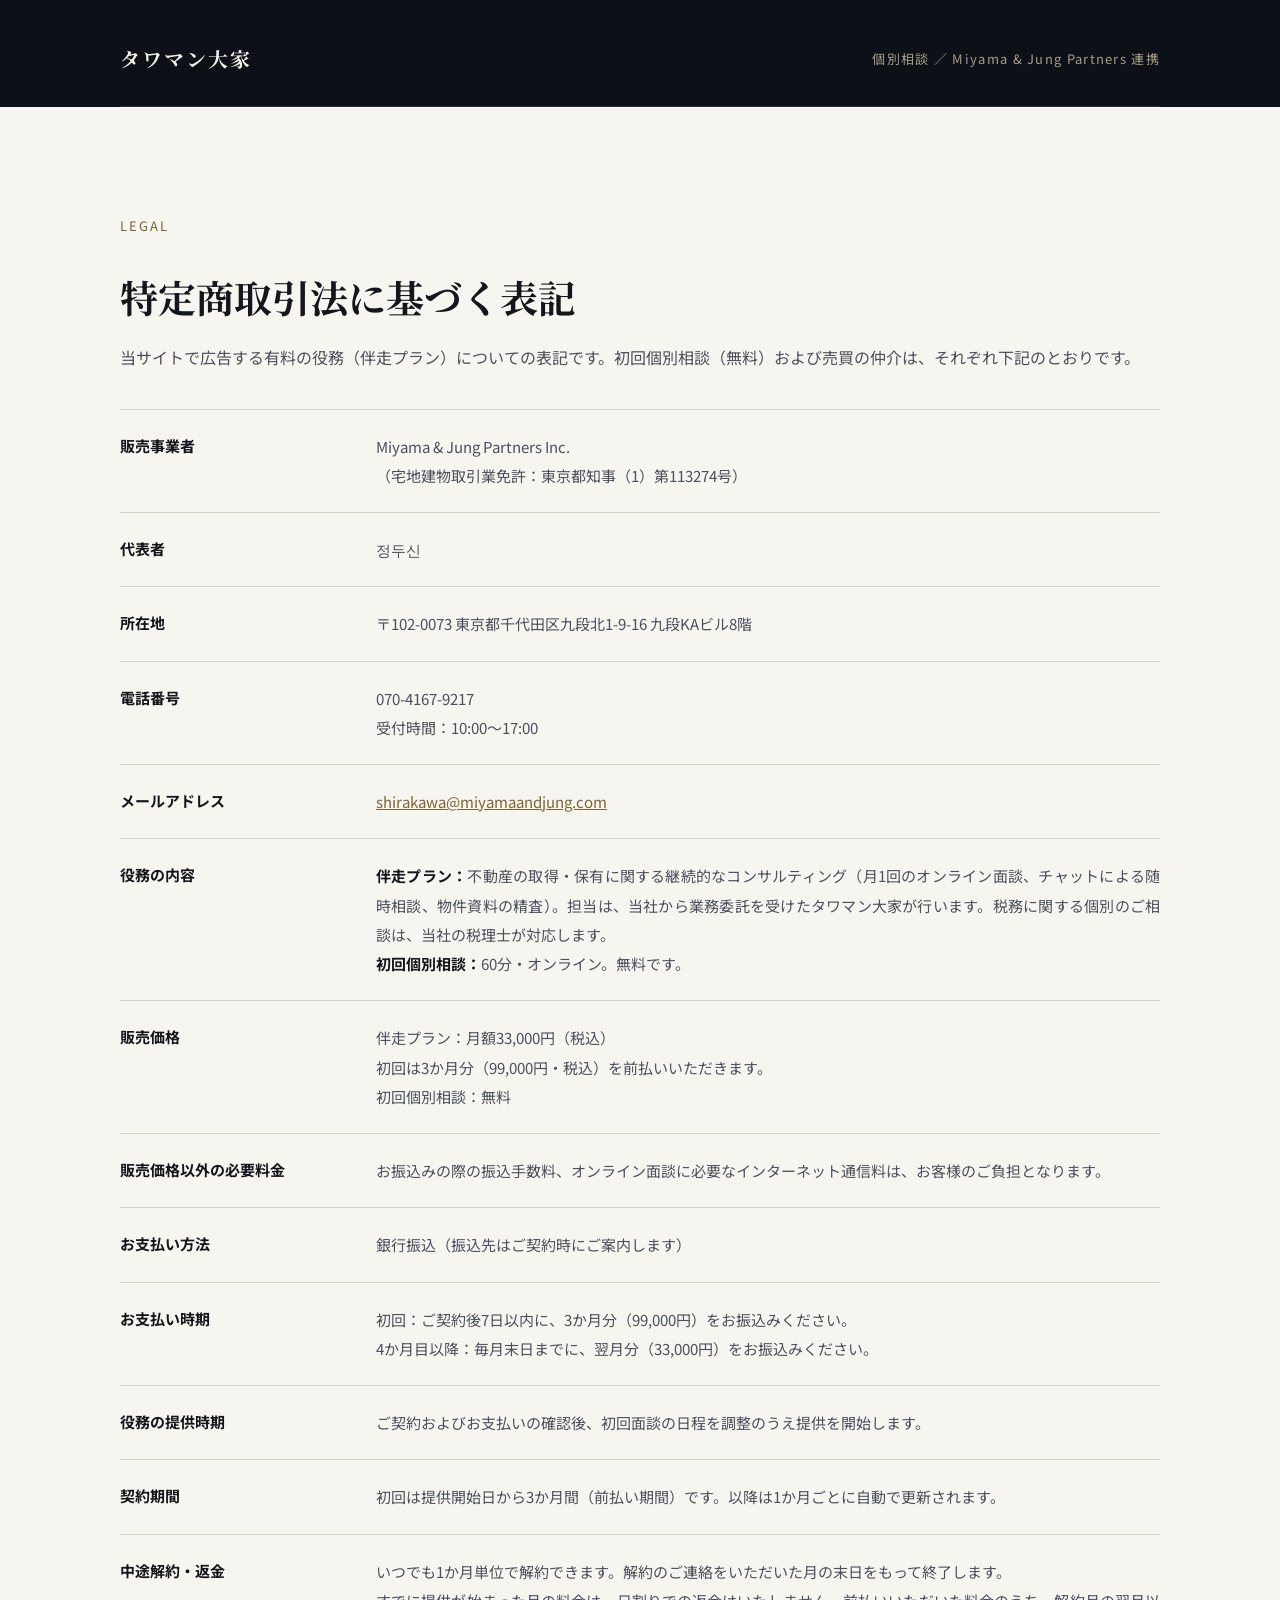
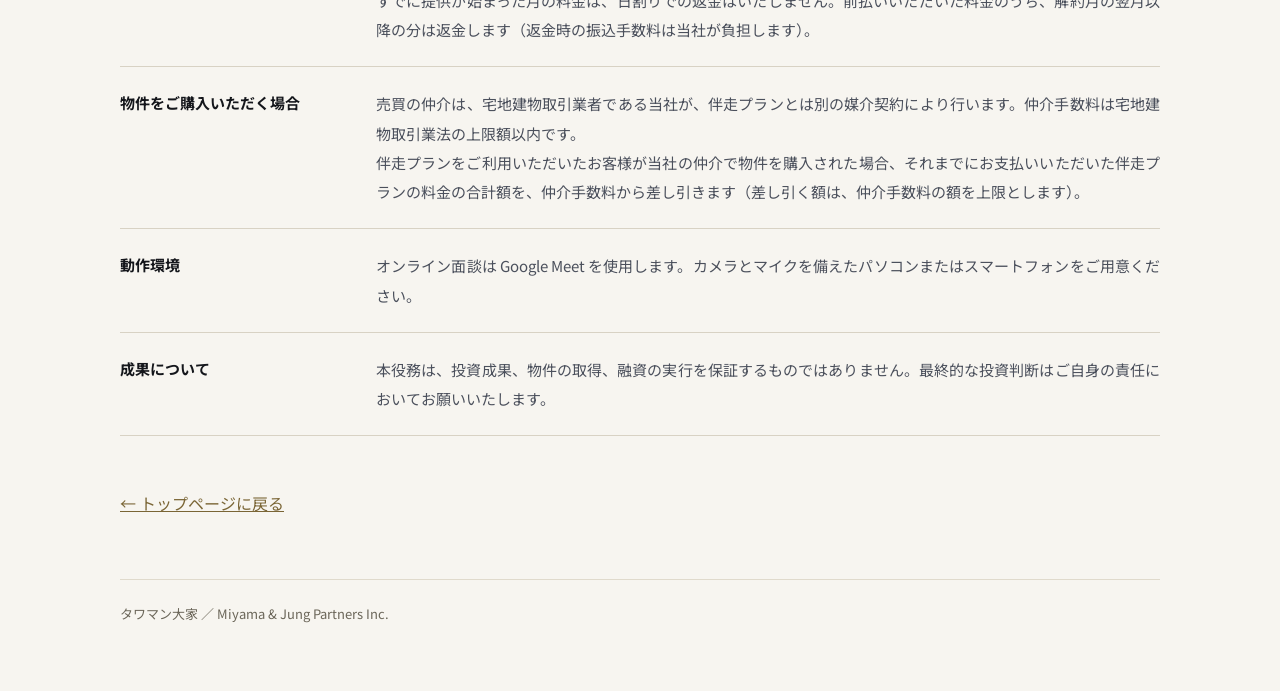
<file: tokushoho/index.html>
<!doctype html>
<html lang="ja">
<head>
<meta charset="utf-8">
<meta name="viewport" content="width=device-width, initial-scale=1">
<title>特定商取引法に基づく表記｜タワマン大家 個別相談</title>
<meta name="description" content="タワマン大家 個別相談（提供：Miyama &amp; Jung Partners Inc.）の特定商取引法に基づく表記です。">
<link rel="canonical" href="https://tawamanoya-miyama.netlify.app/tokushoho/">
<link rel="preconnect" href="https://fonts.googleapis.com">
<link rel="preconnect" href="https://fonts.gstatic.com" crossorigin>
<link rel="stylesheet" href="https://fonts.googleapis.com/css2?family=Noto+Serif+JP:wght@400;600;700&family=Noto+Sans+JP:wght@400;500;700&display=swap">
<link rel="stylesheet" href="../assets/style.css">
</head>
<body>


<header class="hero hero--sub">
  <div class="wrap">
    <div class="topbar">
      <a class="brand brand-link" href="../">タワマン大家</a>
      <div class="partner-note">個別相談 ／ Miyama &amp; Jung Partners 連携</div>
    </div>
    <div class="rule-dark"></div>
  </div>
</header>

<main>
<section class="section">
  <div class="wrap stack gap-36">
    <div class="stack gap-16">
      <p class="eyebrow">Legal</p>
      <h1 class="h2">特定商取引法に基づく表記</h1>
      <p class="lead">当サイトで広告する有料の役務（伴走プラン）についての表記です。初回個別相談（無料）および売買の仲介は、それぞれ下記のとおりです。</p>
    </div>

    <dl class="legal-table">
      <div class="legal-row">
        <dt>販売事業者</dt>
        <dd>Miyama &amp; Jung Partners Inc.<br>（宅地建物取引業免許：東京都知事（1）第113274号）</dd>
      </div>
      <div class="legal-row">
        <dt>代表者</dt>
        <dd>정두신</dd>
      </div>
      <div class="legal-row">
        <dt>所在地</dt>
        <dd>〒102-0073 東京都千代田区九段北1-9-16 九段KAビル8階</dd>
      </div>
      <div class="legal-row">
        <dt>電話番号</dt>
        <dd>070-4167-9217<br>受付時間：10:00〜17:00</dd>
      </div>
      <div class="legal-row">
        <dt>メールアドレス</dt>
        <dd><a href="mailto:shirakawa@miyamaandjung.com">shirakawa@miyamaandjung.com</a></dd>
      </div>
      <div class="legal-row">
        <dt>役務の内容</dt>
        <dd>
          <strong>伴走プラン：</strong>不動産の取得・保有に関する継続的なコンサルティング（月1回のオンライン面談、チャットによる随時相談、物件資料の精査）。担当は、当社から業務委託を受けたタワマン大家が行います。税務に関する個別のご相談は、当社の税理士が対応します。<br>
          <strong>初回個別相談：</strong>60分・オンライン。無料です。
        </dd>
      </div>
      <div class="legal-row">
        <dt>販売価格</dt>
        <dd>伴走プラン：月額33,000円（税込）<br>初回は3か月分（99,000円・税込）を前払いいただきます。<br>初回個別相談：無料</dd>
      </div>
      <div class="legal-row">
        <dt>販売価格以外の必要料金</dt>
        <dd>お振込みの際の振込手数料、オンライン面談に必要なインターネット通信料は、お客様のご負担となります。</dd>
      </div>
      <div class="legal-row">
        <dt>お支払い方法</dt>
        <dd>銀行振込（振込先はご契約時にご案内します）</dd>
      </div>
      <div class="legal-row">
        <dt>お支払い時期</dt>
        <dd>初回：ご契約後7日以内に、3か月分（99,000円）をお振込みください。<br>4か月目以降：毎月末日までに、翌月分（33,000円）をお振込みください。</dd>
      </div>
      <div class="legal-row">
        <dt>役務の提供時期</dt>
        <dd>ご契約およびお支払いの確認後、初回面談の日程を調整のうえ提供を開始します。</dd>
      </div>
      <div class="legal-row">
        <dt>契約期間</dt>
        <dd>初回は提供開始日から3か月間（前払い期間）です。以降は1か月ごとに自動で更新されます。</dd>
      </div>
      <div class="legal-row">
        <dt>中途解約・返金</dt>
        <dd>いつでも1か月単位で解約できます。解約のご連絡をいただいた月の末日をもって終了します。<br>すでに提供が始まった月の料金は、日割りでの返金はいたしません。前払いいただいた料金のうち、解約月の翌月以降の分は返金します（返金時の振込手数料は当社が負担します）。</dd>
      </div>
      <div class="legal-row">
        <dt>物件をご購入いただく場合</dt>
        <dd>売買の仲介は、宅地建物取引業者である当社が、伴走プランとは別の媒介契約により行います。仲介手数料は宅地建物取引業法の上限額以内です。<br>伴走プランをご利用いただいたお客様が当社の仲介で物件を購入された場合、それまでにお支払いいただいた伴走プランの料金の合計額を、仲介手数料から差し引きます（差し引く額は、仲介手数料の額を上限とします）。</dd>
      </div>
      <div class="legal-row">
        <dt>動作環境</dt>
        <dd>オンライン面談は Google Meet を使用します。カメラとマイクを備えたパソコンまたはスマートフォンをご用意ください。</dd>
      </div>
      <div class="legal-row">
        <dt>成果について</dt>
        <dd>本役務は、投資成果、物件の取得、融資の実行を保証するものではありません。最終的な投資判断はご自身の責任においてお願いいたします。</dd>
      </div>
    </dl>

    <p><a href="../">← トップページに戻る</a></p>
  </div>
</section>
</main>

<footer class="footer">
  <div class="wrap">
    <div class="rule"></div>
    <div class="footer-row">
      <div>タワマン大家 ／ Miyama &amp; Jung Partners Inc.</div>
    </div>
  </div>
</footer>

</body>
</html>
</file>
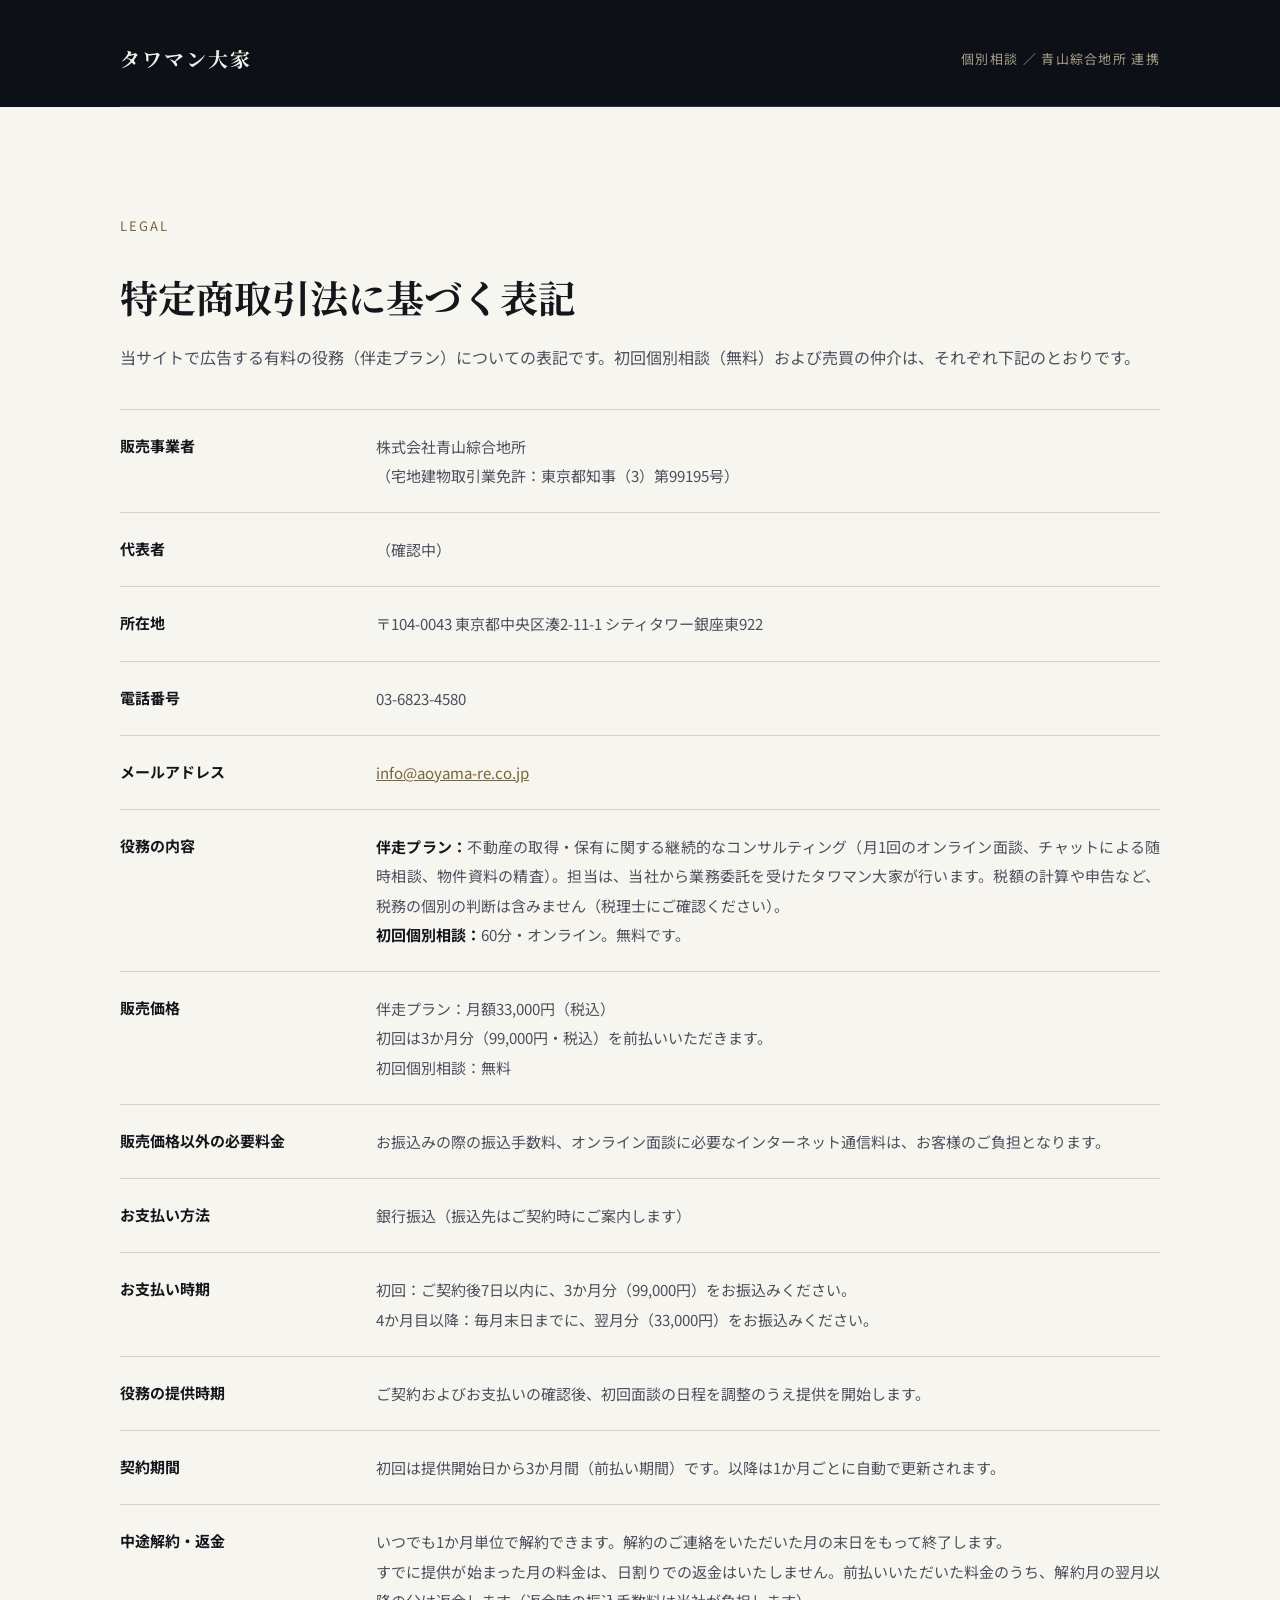
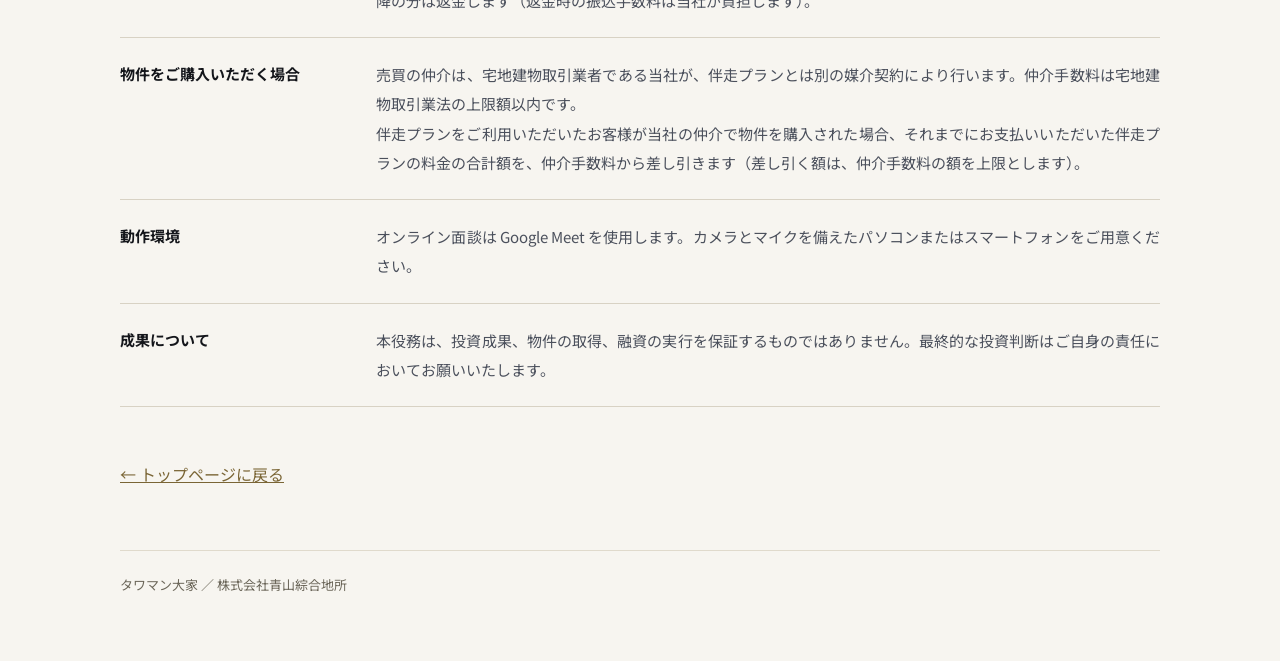
<file: aoyama/tokushoho/index.html>
<!doctype html>
<html lang="ja">
<head>
<meta charset="utf-8">
<meta name="viewport" content="width=device-width, initial-scale=1">
<title>特定商取引法に基づく表記｜タワマン大家 個別相談</title>
<meta name="description" content="タワマン大家 個別相談（提供：株式会社青山綜合地所）の特定商取引法に基づく表記です。">
<link rel="canonical" href="https://tawamanoya-aoyama.netlify.app/tokushoho/">
<link rel="preconnect" href="https://fonts.googleapis.com">
<link rel="preconnect" href="https://fonts.gstatic.com" crossorigin>
<link rel="stylesheet" href="https://fonts.googleapis.com/css2?family=Noto+Serif+JP:wght@400;600;700&family=Noto+Sans+JP:wght@400;500;700&display=swap">
<link rel="stylesheet" href="../../assets/style.css">
</head>
<body>


<header class="hero hero--sub">
  <div class="wrap">
    <div class="topbar">
      <a class="brand brand-link" href="../">タワマン大家</a>
      <div class="partner-note">個別相談 ／ 青山綜合地所 連携</div>
    </div>
    <div class="rule-dark"></div>
  </div>
</header>

<main>
<section class="section">
  <div class="wrap stack gap-36">
    <div class="stack gap-16">
      <p class="eyebrow">Legal</p>
      <h1 class="h2">特定商取引法に基づく表記</h1>
      <p class="lead">当サイトで広告する有料の役務（伴走プラン）についての表記です。初回個別相談（無料）および売買の仲介は、それぞれ下記のとおりです。</p>
    </div>

    <dl class="legal-table">
      <div class="legal-row">
        <dt>販売事業者</dt>
        <dd>株式会社青山綜合地所<br>（宅地建物取引業免許：東京都知事（3）第99195号）</dd>
      </div>
      <div class="legal-row">
        <dt>代表者</dt>
        <dd><!-- TODO: 代表者名 -->（確認中）</dd>
      </div>
      <div class="legal-row">
        <dt>所在地</dt>
        <dd>〒104-0043 東京都中央区湊2-11-1 シティタワー銀座東922</dd>
      </div>
      <div class="legal-row">
        <dt>電話番号</dt>
        <dd>03-6823-4580<br><!-- TODO: 受付時間を確認 --></dd>
      </div>
      <div class="legal-row">
        <dt>メールアドレス</dt>
        <dd><a href="mailto:info@aoyama-re.co.jp">info@aoyama-re.co.jp</a></dd>
      </div>
      <div class="legal-row">
        <dt>役務の内容</dt>
        <dd>
          <strong>伴走プラン：</strong>不動産の取得・保有に関する継続的なコンサルティング（月1回のオンライン面談、チャットによる随時相談、物件資料の精査）。担当は、当社から業務委託を受けたタワマン大家が行います。税額の計算や申告など、税務の個別の判断は含みません（税理士にご確認ください）。<br>
          <strong>初回個別相談：</strong>60分・オンライン。無料です。
        </dd>
      </div>
      <div class="legal-row">
        <dt>販売価格</dt>
        <dd>伴走プラン：月額33,000円（税込）<br>初回は3か月分（99,000円・税込）を前払いいただきます。<br>初回個別相談：無料</dd>
      </div>
      <div class="legal-row">
        <dt>販売価格以外の必要料金</dt>
        <dd>お振込みの際の振込手数料、オンライン面談に必要なインターネット通信料は、お客様のご負担となります。</dd>
      </div>
      <div class="legal-row">
        <dt>お支払い方法</dt>
        <dd>銀行振込（振込先はご契約時にご案内します）</dd>
      </div>
      <div class="legal-row">
        <dt>お支払い時期</dt>
        <dd>初回：ご契約後7日以内に、3か月分（99,000円）をお振込みください。<br>4か月目以降：毎月末日までに、翌月分（33,000円）をお振込みください。</dd>
      </div>
      <div class="legal-row">
        <dt>役務の提供時期</dt>
        <dd>ご契約およびお支払いの確認後、初回面談の日程を調整のうえ提供を開始します。</dd>
      </div>
      <div class="legal-row">
        <dt>契約期間</dt>
        <dd>初回は提供開始日から3か月間（前払い期間）です。以降は1か月ごとに自動で更新されます。</dd>
      </div>
      <div class="legal-row">
        <dt>中途解約・返金</dt>
        <dd>いつでも1か月単位で解約できます。解約のご連絡をいただいた月の末日をもって終了します。<br>すでに提供が始まった月の料金は、日割りでの返金はいたしません。前払いいただいた料金のうち、解約月の翌月以降の分は返金します（返金時の振込手数料は当社が負担します）。</dd>
      </div>
      <div class="legal-row">
        <dt>物件をご購入いただく場合</dt>
        <dd>売買の仲介は、宅地建物取引業者である当社が、伴走プランとは別の媒介契約により行います。仲介手数料は宅地建物取引業法の上限額以内です。<br>伴走プランをご利用いただいたお客様が当社の仲介で物件を購入された場合、それまでにお支払いいただいた伴走プランの料金の合計額を、仲介手数料から差し引きます（差し引く額は、仲介手数料の額を上限とします）。</dd>
      </div>
      <div class="legal-row">
        <dt>動作環境</dt>
        <dd>オンライン面談は Google Meet を使用します。カメラとマイクを備えたパソコンまたはスマートフォンをご用意ください。</dd>
      </div>
      <div class="legal-row">
        <dt>成果について</dt>
        <dd>本役務は、投資成果、物件の取得、融資の実行を保証するものではありません。最終的な投資判断はご自身の責任においてお願いいたします。</dd>
      </div>
    </dl>

    <p><a href="../">← トップページに戻る</a></p>
  </div>
</section>
</main>

<footer class="footer">
  <div class="wrap">
    <div class="rule"></div>
    <div class="footer-row">
      <div>タワマン大家 ／ 株式会社青山綜合地所</div>
    </div>
  </div>
</footer>

</body>
</html>
</file>
<file: assets/style.css>
/* ==========================================================================
   タワマン大家 個別相談 LP
   共通スタイル（日本語版 / 韓国語版で共有）
   ========================================================================== */

:root {
  --ink:        #14161B;  /* 本文 */
  --ink-soft:   #4B505C;  /* 補足テキスト */
  --ink-mute:   #6B6659;  /* さらに薄い注記 */
  --paper:      #F7F5F0;  /* 背景 */
  --card:       #FFFFFF;
  --card-alt:   #FAF8F3;
  --line:       #E0DACC;  /* 罫線（明） */
  --line-soft:  #E8E3D7;
  --line-dark:  #D8D2C4;
  --deep:       #0D1117;  /* 濃紺セクション */
  --deep-2:     #14161B;
  --deep-line:  #2A2F3A;
  --on-deep:    #F2EFE8;
  --on-deep-2:  #D7D2C6;
  --on-deep-3:  #BDB8AB;
  --accent:     #C0A667;  /* 真鍮 */
  --accent-ink: #7A6535;  /* 明背景の上のアクセント文字 */
  --required:   #A8452F;

  --serif: "Noto Serif JP", "Yu Mincho", serif;
  --sans:  "Noto Sans JP", "Hiragino Kaku Gothic ProN", sans-serif;

  --wrap: 1120px;
}

/* 韓国語版は <html lang="ko"> でフォントを差し替え */
html[lang="ko"] {
  --serif: "Noto Serif KR", serif;
  --sans:  "Noto Sans KR", "Apple SD Gothic Neo", sans-serif;
}

*, *::before, *::after { box-sizing: border-box; }

html { scroll-behavior: smooth; }

body {
  margin: 0;
  background: var(--paper);
  color: var(--ink);
  font-family: var(--sans);
  -webkit-font-smoothing: antialiased;
  line-height: 1.9;
  /* 本文は禁則処理つきの両端揃え（右端をそろえる）。段落末の1〜2文字だけの行は避ける */
  line-break: strict;
  text-wrap: pretty;
}
html[lang="ko"] body { word-break: keep-all; }

p, dd, .card-body, .body, .d, .faq-a, .plan-body, .callout, .footer-legal {
  text-align: justify;
  text-justify: inter-character;
}

/* 見出し・短い要素は文節で折り返し、行の長さを均等に */
h1, h2, h3, .card-title, .faq-q, .title, .t, .quote-main, .plan-name, .stat-label,
.eyebrow, .kicker, .hero-kicker, label, legend, .btn, .final .lead, .gift-meta, .form-status {
  word-break: auto-phrase;
  text-align: start;
}
html[lang="ko"] :is(h1, h2, h3, .card-title, .faq-q, .title, .t, .quote-main, .plan-name, .stat-label,
.eyebrow, .kicker, .hero-kicker, label, legend, .btn, .final .lead, .gift-meta, .form-status) { word-break: keep-all; }
.quote-main, .final .lead { text-wrap: balance; }
.final .lead, .form-status { text-align: center; }
/* 韓国語はブラウザが両端揃えを字間で調整し単語内が間延びするため、左揃え＋単語単位の折り返しにする */
html[lang="ko"] :is(p, dd, .card-body, .body, .d, .faq-a, .plan-body, .callout, .footer-legal):not(.final .lead) { text-align: start; }

img { max-width: 100%; height: auto; display: block; }

[hidden] { display: none !important; }

a { color: var(--accent-ink); }
a:hover { color: #5C4C27; }

h1, h2, h3 { font-family: var(--serif); font-weight: 700; margin: 0; text-wrap: balance; }

.wrap { max-width: var(--wrap); margin: 0 auto; padding: 0 40px; }

.section       { padding-top: 94px; }
.section--tight{ padding-top: 88px; }
.band          { background: var(--deep); color: var(--on-deep); margin-top: 94px; }
.band--soft    { background: var(--deep-2); color: var(--on-deep); margin-top: 94px; }
.band .wrap, .band--soft .wrap { padding-top: 84px; padding-bottom: 84px; }

.eyebrow {
  font-size: 13px; letter-spacing: 0.16em; color: var(--accent-ink);
  text-transform: uppercase;
}
.band .eyebrow, .band--soft .eyebrow { color: var(--accent); }

.h2 { font-size: 38px; line-height: 1.5; }
html[lang="ko"] .h2 { font-size: 36px; line-height: 1.55; }

.lead { font-size: 16px; line-height: 2.0; color: var(--ink-soft); margin: 0; }
.band .lead, .band--soft .lead { color: var(--on-deep-2); }

.stack   { display: flex; flex-direction: column; }
.gap-16  { gap: 16px; }
.gap-24  { gap: 24px; }
.gap-36  { gap: 36px; }
.gap-42  { gap: 42px; }

.grid    { display: grid; gap: 20px; }
.grid-2  { grid-template-columns: repeat(2, minmax(0, 1fr)); }
.grid-3  { grid-template-columns: repeat(3, minmax(0, 1fr)); gap: 24px; }
.grid-4  { grid-template-columns: repeat(4, minmax(0, 1fr)); }

/* ---------- ヘッダー / ヒーロー ---------- */

.hero { background: var(--deep); color: var(--on-deep); }
.hero .wrap { padding-top: 84px; }

.topbar {
  display: flex; justify-content: space-between; align-items: center;
  gap: 24px; flex-wrap: wrap;
}
.brand { font-family: var(--serif); font-size: 20px; font-weight: 700; letter-spacing: 0.1em; }
.topbar-right { display: flex; align-items: center; gap: 24px; flex-wrap: wrap; }
.partner-note { font-size: 13px; letter-spacing: 0.1em; color: #A59C88; }

.langswitch { display: flex; border: 1px solid var(--deep-line); }
.langswitch a, .langswitch span {
  display: inline-flex; align-items: center; min-height: 40px; padding: 0 16px;
  font-size: 13px; text-decoration: none;
}
.langswitch a { color: #A59C88; }
.langswitch a:hover { color: var(--on-deep); }
.langswitch .is-active { background: var(--on-deep); color: var(--deep); font-weight: 700; }

.rule-dark { height: 1px; background: var(--deep-line); margin: 34px 0; }
.rule      { height: 1px; background: var(--line); }
.rule-soft { height: 1px; background: var(--line-soft); }

.hero-kicker { font-size: 14px; letter-spacing: 0.1em; color: var(--accent); }
.hero h1 { font-size: 60px; line-height: 1.34; margin: 26px 0; }
html[lang="ko"] .hero h1 { font-size: 56px; line-height: 1.38; }
.hero-lead { font-size: 18px; line-height: 2.0; color: var(--on-deep-2); margin: 0; }

.cta-row { display: flex; gap: 16px; align-items: center; flex-wrap: wrap; margin-top: 34px; }

.btn {
  display: inline-flex; align-items: center; justify-content: center;
  min-height: 58px; padding: 0 34px;
  background: var(--accent); color: var(--deep);
  font-size: 16px; font-weight: 700; letter-spacing: 0.04em;
  text-decoration: none; border: none; cursor: pointer;
}
.btn:hover { background: #AE9558; color: var(--deep); }
.btn--ghost {
  background: transparent; color: var(--on-deep);
  border: 1px solid #4A5160; font-size: 15px; font-weight: 400; padding: 0 30px;
}
.btn--ghost:hover { background: rgba(255,255,255,0.06); color: var(--on-deep); }
.btn--block { width: 100%; min-height: 60px; font-size: 17px; }

.stats {
  display: grid; grid-template-columns: repeat(4, minmax(0, 1fr));
  border-top: 1px solid var(--deep-line);
  margin: 68px 0 0; padding-bottom: 70px;
}
.stat { padding: 28px 24px 0 0; display: flex; flex-direction: column; gap: 10px; }
.stat + .stat { padding-left: 24px; }
.stat-label { font-size: 12px; letter-spacing: 0.06em; color: #A59C88; }
.stat-value { font-family: var(--serif); font-size: 34px; font-weight: 700; color: var(--on-deep); }
.stat-value small { font-size: 18px; font-weight: 400; }
.stat-value--text { font-size: 22px; line-height: 1.5; }

/* ---------- カード ---------- */

.card {
  background: var(--card); border: 1px solid var(--line);
  padding: 32px; display: flex; flex-direction: column; gap: 12px;
}
.card-title { font-size: 18px; font-weight: 700; line-height: 1.7; }
.card-body  { font-size: 15px; line-height: 1.95; color: var(--ink-soft); }

.concept-card { padding: 40px 36px; gap: 18px; }
.concept-card .kicker { font-size: 13px; letter-spacing: 0.1em; color: var(--accent-ink); }
.concept-card h3 { font-size: 28px; line-height: 1.6; }
html[lang="ko"] .concept-card h3 { font-size: 27px; }
.concept-card--dark {
  background: var(--deep-2); color: var(--on-deep); border: none;
}
.concept-card--dark .kicker { color: var(--accent); }
.concept-card--dark .card-body { color: var(--on-deep-2); }
.concept-card--dark .rule-soft { background: #343A46; }

.callout {
  background: #EFEADF; border-left: 3px solid var(--accent);
  padding: 28px 32px; font-size: 16px; line-height: 2.0; color: #2B2F3A;
}

/* ---------- プロフィール ---------- */

.profile { display: flex; gap: 56px; align-items: flex-start; }
.profile-aside { width: 320px; flex-shrink: 0; display: flex; flex-direction: column; gap: 16px; }
.profile-photo { width: 320px; height: 420px; object-fit: cover; }
.profile-main { flex-grow: 1; display: flex; flex-direction: column; gap: 24px; padding-top: 4px; }
.profile-main p { margin: 0; font-size: 16px; line-height: 2.05; color: #2B2F3A; }
.profile-role { font-size: 15px; line-height: 1.9; color: var(--ink-soft); }
.profile-sub { font-size: 17px; font-weight: 400; color: var(--ink-mute); }


.quote {
  background: var(--deep); color: var(--on-deep);
  padding: 32px 36px; display: flex; flex-direction: column; gap: 14px;
}
.profile-main .quote-main { font-family: var(--serif); font-size: 22px; line-height: 1.75; font-weight: 600; color: var(--on-deep); }
html[lang="ko"] .profile-main .quote-main { font-size: 21px; }
.profile-main .quote-sub { font-size: 15px; line-height: 1.9; color: var(--on-deep-3); }

/* ---------- カードの行位置をそろえる（横に並ぶカード同士で見出し・本文の開始位置を一致） ---------- */

.grid > .card:not(.concept-card), .grid > .why { display: grid; grid-row: span 2; grid-template-rows: subgrid; align-content: start; }
.grid > .pcard, .grid > .step { display: grid; grid-row: span 3; grid-template-rows: subgrid; align-content: start; }

/* ---------- パートナー ---------- */

.pcard {
  border: 1px solid var(--deep-line); padding: 30px 28px;
  display: flex; flex-direction: column; gap: 14px;
}
.pcard .kicker { font-size: 12px; letter-spacing: 0.1em; color: var(--accent); }
.pcard h3 { font-size: 21px; line-height: 1.6; }
html[lang="ko"] .pcard h3 { font-size: 20px; }
.pcard p { margin: 0; font-size: 14px; line-height: 1.95; color: var(--on-deep-3); }
.band a { color: var(--on-deep); font-weight: 700; }

/* ---------- 番号付きリスト（伴走の中身） ---------- */

.numlist { border-top: 1px solid var(--line-dark); }
.numrow {
  display: flex; gap: 40px; padding: 32px 0;
  border-bottom: 1px solid var(--line-dark); align-items: flex-start;
}
.numrow .no {
  width: 68px; flex-shrink: 0;
  font-family: var(--serif); font-size: 26px; font-weight: 700; color: var(--accent-ink);
}
.numrow .title { width: 300px; flex-shrink: 0; font-size: 20px; font-weight: 700; line-height: 1.7; }
.numrow .body  { flex-grow: 1; font-size: 15px; line-height: 1.95; color: var(--ink-soft); }

/* ---------- 三つの立ち位置 ---------- */

.why { display: flex; flex-direction: column; gap: 16px; border-top: 2px solid var(--accent); padding-top: 24px; }
.why h3 { font-size: 23px; line-height: 1.65; }
html[lang="ko"] .why h3 { font-size: 22px; }
.why p { margin: 0; font-size: 15px; line-height: 1.95; color: var(--ink-soft); }

/* ---------- 特典 ---------- */

.gift { display: flex; gap: 56px; align-items: flex-start; }
.gift-main { flex-grow: 1; display: flex; flex-direction: column; gap: 26px; }
.gift-list { border-top: 1px solid var(--deep-line); }
.gift-item {
  display: flex; gap: 24px; padding: 20px 0;
  border-bottom: 1px solid var(--deep-line); align-items: flex-start;
}
.gift-item .no { width: 40px; flex-shrink: 0; font-family: var(--serif); font-size: 20px; font-weight: 700; color: var(--accent); }
.gift-item .t  { font-size: 17px; font-weight: 700; }
.gift-item .d  { font-size: 14px; line-height: 1.9; color: var(--on-deep-3); margin-top: 6px; }
.gift-aside {
  width: 300px; flex-shrink: 0; background: var(--paper); color: var(--ink);
  padding: 28px 26px; display: flex; flex-direction: column; gap: 18px;
}
.gift-aside img { border: 1px solid var(--line-dark); }
.gift-meta { font-size: 14px; line-height: 1.9; color: var(--ink-soft); }
.gift-meta span { color: #857F70; }

/* ---------- プラン ---------- */

/* 3枚のカードで 名前／価格／注記／罫線／本文 の行位置をそろえる */
.plans { row-gap: 0; }
.plan {
  background: var(--card); border: 1px solid var(--line); padding: 36px 32px;
  display: grid; grid-row: span 5; grid-template-rows: subgrid; row-gap: 0;
}
.plan-name  { font-size: 19px; font-weight: 700; margin-bottom: 14px; }
.plan-price { font-family: var(--serif); font-size: 30px; font-weight: 700; line-height: 1.5; }
.plan-note  { font-size: 14px; color: var(--ink-mute); margin-bottom: 22px; }
.plan .rule-soft { margin-bottom: 22px; }
html[lang="ko"] .plan-price { font-size: 28px; }
.plan-price small { font-size: 15px; font-weight: 400; color: var(--ink-mute); }
.plan-body  { margin: 0; font-size: 15px; line-height: 1.95; color: var(--ink-soft); }
.plan--dark { background: var(--deep-2); color: var(--on-deep); border: none; }
.plan--dark .plan-name { color: var(--accent); }
.plan--dark .plan-price small, .plan--dark .plan-note { color: var(--on-deep-3); }
.plan--dark .plan-body { color: var(--on-deep-2); }
.plan--dark .rule-soft { background: #343A46; }

/* ---------- 流れ ---------- */

.step { display: flex; flex-direction: column; gap: 12px; border-top: 1px solid var(--line-dark); padding-top: 20px; }
.step .n { font-size: 12px; letter-spacing: 0.14em; color: #8A8474; }
.step .t { font-size: 17px; font-weight: 700; }
.step .d { font-size: 14px; line-height: 1.9; color: var(--ink-soft); }

/* ---------- フォーム ---------- */

.formcard {
  background: var(--card); border: 1px solid var(--line);
  padding: 44px 48px; display: flex; flex-direction: column; gap: 30px;
}
.field { display: flex; flex-direction: column; gap: 8px; }
.field label, .fieldset-label { font-size: 14px; font-weight: 700; }
.req { color: var(--required); font-size: 12px; margin-left: 8px; }
.opt { color: #8A8474; font-size: 12px; margin-left: 8px; }
.hint { font-size: 13px; line-height: 1.85; color: var(--ink-mute); }

input[type="text"], input[type="email"], select, textarea {
  font-family: inherit; font-size: 15px; color: var(--ink);
  border: 1px solid var(--line-dark); background: #FCFBF8;
  min-height: 48px; padding: 0 14px; width: 100%;
}
select { padding: 0 12px; }
textarea { padding: 12px 14px; line-height: 1.8; min-height: 120px; resize: vertical; }
input:focus, select:focus, textarea:focus { outline: 2px solid var(--accent); outline-offset: 1px; }

fieldset { border: none; margin: 0; padding: 0; display: flex; flex-direction: column; gap: 12px; }
legend { padding: 0; }
.choice { display: flex; align-items: center; gap: 10px; min-height: 44px; }
.choice input { width: 18px; height: 18px; min-height: 0; padding: 0; }
.choice label { font-size: 15px; font-weight: 400; }

.privacy-box {
  background: var(--card-alt); border: 1px solid var(--line-soft);
  padding: 24px 26px; display: flex; flex-direction: column; gap: 10px;
}
.privacy-box p { margin: 0; font-size: 13px; line-height: 1.95; color: var(--ink-soft); }
.consent { display: flex; align-items: flex-start; gap: 10px; }
.consent input { width: 18px; height: 18px; min-height: 0; margin-top: 3px; }
.consent label { font-size: 14px; line-height: 1.85; color: var(--ink-soft); font-weight: 400; }

.form-note { font-size: 13px; line-height: 1.9; color: #8A8474; text-align: center; }

/* ---------- FAQ ---------- */

.faq { border-top: 1px solid var(--line-dark); }
.faq-row {
  display: flex; gap: 36px; padding: 26px 0;
  border-bottom: 1px solid var(--line-dark); align-items: flex-start;
}
.faq-q { width: 420px; flex-shrink: 0; font-size: 17px; font-weight: 700; line-height: 1.7; }
.faq-a { flex-grow: 1; font-size: 15px; line-height: 1.95; color: var(--ink-soft); }

/* ---------- 動画 ---------- */

.video-grid { display: grid; grid-template-columns: repeat(2, minmax(0, 1fr)); gap: 24px; }
.video-card { background: var(--card); border: 1px solid var(--line); }
.video-frame { position: relative; width: 100%; aspect-ratio: 16 / 9; background: var(--deep-2); }
.video-frame iframe { position: absolute; inset: 0; width: 100%; height: 100%; border: 0; }

/* ---------- 最終CTA / フッター ---------- */

.final { text-align: center; }
.final .wrap { display: flex; flex-direction: column; align-items: center; gap: 30px; }
.final h2 { font-size: 42px; line-height: 1.55; }
html[lang="ko"] .final h2 { font-size: 40px; }
.final .lead { max-width: 680px; }

.footer { padding: 44px 0 64px; }
.footer-legal { font-size: 12px; line-height: 1.95; color: #7A7466; }
.footer-row { display: flex; justify-content: space-between; align-items: center; gap: 24px; flex-wrap: wrap; margin-top: 22px; }
.footer-row > div { font-size: 13px; color: var(--ink-mute); }
.footer-links { display: flex; gap: 24px; }
.footer-links a { text-decoration: none; }

/* ==========================================================================
   レスポンシブ
   ========================================================================== */

@media (max-width: 1000px) {
  .wrap { padding: 0 24px; }
  .hero h1, html[lang="ko"] .hero h1 { font-size: 40px; }
  .h2, html[lang="ko"] .h2 { font-size: 28px; }
  .final h2, html[lang="ko"] .final h2 { font-size: 30px; }

  .grid-2, .grid-3, .grid-4, .stats, .video-grid { grid-template-columns: 1fr; }
  .plans { row-gap: 24px; }
  .grid > .card:not(.concept-card), .grid > .why, .grid > .pcard, .grid > .step { grid-row: auto; grid-template-rows: none; }
  .plan { grid-row: auto; grid-template-rows: none; }
  .stat, .stat + .stat { padding: 24px 0 0; border-top: 1px solid var(--deep-line); }
  .stats { border-top: none; margin-top: 44px; }

  .profile, .gift { flex-direction: column; gap: 32px; }
  .profile-aside, .profile-photo, .gift-aside { width: 100%; }
  .profile-photo { height: 320px; }

  .numrow { flex-direction: column; gap: 10px; }
  .numrow .title { width: auto; }
  .numrow .no { width: auto; }

  .faq-row { flex-direction: column; gap: 10px; }
  .faq-q { width: auto; }

  .formcard { padding: 28px 22px; }
  .section, .section--tight { padding-top: 64px; }
  .band, .band--soft { margin-top: 64px; }
  .band .wrap, .band--soft .wrap { padding-top: 56px; padding-bottom: 56px; }

  .cta-row .btn { width: 100%; }
}

@media (prefers-reduced-motion: reduce) {
  html { scroll-behavior: auto; }
}

/* ---------- フォーム送信（assets/form.js） ---------- */

.is-invalid input[type="text"], .is-invalid input[type="email"],
.is-invalid select, .is-invalid textarea { border-color: var(--required); background: #FDF6F4; }
.is-invalid > label, .is-invalid > legend, .is-invalid .fieldset-label { color: var(--required); }
.is-invalid .choice label, .consent.is-invalid label { color: var(--required); }

.form-status { margin: 0; font-size: 14px; line-height: 1.9; text-align: center; min-height: 1em; }
.form-status.is-error { color: var(--required); font-weight: 700; }
.btn:disabled { opacity: 0.6; cursor: progress; }

.form-thanks { align-items: flex-start; gap: 20px; }
.form-thanks:focus { outline: none; }
.form-thanks p { margin: 0; font-size: 16px; line-height: 2.0; color: var(--ink-soft); }
.thanks-title { font-size: 26px; line-height: 1.6; }

/* ---------- 下層ページ（特定商取引法に基づく表記など） ---------- */

.hero--sub .wrap { padding-top: 40px; }
.hero--sub .rule-dark { margin: 28px 0 0; }
.brand-link { color: var(--on-deep); text-decoration: none; }
.brand-link:hover { color: var(--accent); }

.legal-table { margin: 0; border-top: 1px solid var(--line-dark); }
.legal-row {
  display: flex; gap: 36px; padding: 22px 0;
  border-bottom: 1px solid var(--line-dark); align-items: flex-start;
}
.legal-row dt { width: 220px; flex-shrink: 0; font-size: 15px; font-weight: 700; }
.legal-row dd { margin: 0; flex-grow: 1; font-size: 15px; line-height: 1.95; color: var(--ink-soft); }
.legal-row dd strong { color: var(--ink); }

/* 下書き用：未確定の項目 */
.todo { background: #FBE9E4; color: var(--required); font-weight: 700; padding: 0 4px; }

@media (max-width: 1000px) {
  .legal-row { flex-direction: column; gap: 6px; }
  .legal-row dt { width: auto; }
}

/* 韓国語版：国外移転の告知 */
.transfer-table { margin: 4px 0 0; border-top: 1px solid var(--line-soft); }
.transfer-table > div { display: flex; gap: 20px; padding: 10px 0; border-bottom: 1px solid var(--line-soft); }
.transfer-table dt { width: 150px; flex-shrink: 0; font-size: 13px; font-weight: 700; color: var(--ink); }
.transfer-table dd { margin: 0; font-size: 13px; line-height: 1.85; color: var(--ink-soft); }
@media (max-width: 1000px) {
  .transfer-table > div { flex-direction: column; gap: 2px; }
  .transfer-table dt { width: auto; }
}

/* ---------- 数字で確かめる（assets/tools.js） ---------- */

.tool-card {
  background: var(--card); border: 1px solid var(--line);
  padding: 40px 44px; display: flex; flex-direction: column; gap: 24px;
}
.tool-card h3 { font-size: 24px; line-height: 1.6; }
html[lang="ko"] .tool-card h3 { font-size: 23px; }
.tool-note { margin: 0; font-size: 13px; line-height: 1.9; color: var(--ink-mute); }

/* 住宅ローン試算 */
.loan { display: grid; grid-template-columns: minmax(0, 1fr) minmax(0, 1fr); gap: 32px; }
.loan-inputs { display: grid; grid-template-columns: repeat(2, minmax(0, 1fr)); gap: 18px 20px; align-content: start; }
.unit-input { display: flex; align-items: center; gap: 8px; }
.unit-input input { font-family: inherit; font-size: 16px; color: var(--ink); border: 1px solid var(--line-dark); background: #FCFBF8; min-height: 48px; padding: 0 12px; width: 100%; text-align: right; }
.unit-input span { font-size: 14px; color: var(--ink-soft); white-space: nowrap; min-width: 2.6em; }
.loan-result { background: var(--card-alt); border: 1px solid var(--line-soft); padding: 24px 26px; margin: 0; display: flex; flex-direction: column; }
.loan-result > div { display: flex; justify-content: space-between; align-items: baseline; gap: 16px; padding: 12px 0; border-bottom: 1px solid var(--line-soft); }
.loan-result > div:last-child { border-bottom: none; }
.loan-result dt { font-size: 14px; color: var(--ink-soft); word-break: auto-phrase; }
html[lang="ko"] .loan-result dt { word-break: keep-all; }
.loan-result dd { margin: 0; font-size: 15px; color: var(--ink-soft); text-align: end; white-space: nowrap; }
.loan-result dd output { font-family: var(--serif); font-size: 26px; font-weight: 700; color: var(--ink); margin-right: 4px; }
.loan-result .is-main dd output { font-size: 34px; }
.loan-result .is-negative dd output { color: var(--required); }

/* 坪単価グラフ（系列色は 4 色の固定順。色だけに頼らないよう右端ラベル・凡例・表を併用） */
.chart { --s1: #2a78d6; --s2: #eb6834; --s3: #1baf7a; --s4: #eda100; }
.chart-legend { list-style: none; margin: 0; padding: 0; display: flex; flex-wrap: wrap; gap: 8px 22px; font-size: 14px; color: var(--ink-soft); }
.chart-legend li { display: flex; align-items: center; gap: 8px; }
.chart-swatch { display: inline-block; width: 16px; height: 3px; border-radius: 2px; flex-shrink: 0; }
.chart-swatch.s1 { background: var(--s1); } .chart-swatch.s2 { background: var(--s2); }
.chart-swatch.s3 { background: var(--s3); } .chart-swatch.s4 { background: var(--s4); }
.chart-unit { font-size: 12px; color: var(--ink-mute); margin: 0 0 -12px; }
.chart-frame { position: relative; }
.chart-plot { width: 100%; touch-action: pan-y; }
.chart-plot svg { display: block; overflow: visible; }
.chart-grid { stroke: var(--line-soft); stroke-width: 1; }
.chart-axis { stroke: var(--line-dark); stroke-width: 1; }
.chart-tick { font-size: 12px; fill: var(--ink-mute); font-family: var(--sans); }
.chart-label { font-size: 13px; fill: var(--ink-soft); font-family: var(--sans); }
.chart-line { fill: none; stroke-width: 2; stroke-linejoin: round; stroke-linecap: round; }
.chart-line.s1 { stroke: var(--s1); } .chart-line.s2 { stroke: var(--s2); }
.chart-line.s3 { stroke: var(--s3); } .chart-line.s4 { stroke: var(--s4); }
.chart-dot { stroke: var(--card); stroke-width: 2; }
.chart-dot.s1 { fill: var(--s1); } .chart-dot.s2 { fill: var(--s2); }
.chart-dot.s3 { fill: var(--s3); } .chart-dot.s4 { fill: var(--s4); }
.chart-pt.s1 { fill: var(--s1); } .chart-pt.s2 { fill: var(--s2); }
.chart-pt.s3 { fill: var(--s3); } .chart-pt.s4 { fill: var(--s4); }
.chart-cross { stroke: var(--ink-mute); stroke-width: 1; stroke-dasharray: 3 3; }
.chart-tip {
  position: absolute; pointer-events: none; background: var(--card); border: 1px solid var(--line-dark);
  box-shadow: 0 4px 16px rgba(20, 22, 27, 0.08); padding: 10px 14px; font-size: 13px; line-height: 1.6; min-width: 180px;
}
.chart-tip-title { font-weight: 700; margin-bottom: 4px; }
.chart-tip-row { display: grid; grid-template-columns: 16px 1fr auto auto; align-items: center; gap: 8px; color: var(--ink-soft); }
.chart-tip-row b { color: var(--ink); font-variant-numeric: tabular-nums; }
.chart-tip-row small, .chart-table small { color: var(--ink-mute); font-size: 11px; }
.chart-details summary { cursor: pointer; font-size: 14px; color: var(--accent-ink); }
.chart-table-wrap { overflow-x: auto; margin-top: 12px; }
.chart-table { border-collapse: collapse; font-size: 13px; white-space: nowrap; }
.chart-table th, .chart-table td { padding: 6px 12px; border-bottom: 1px solid var(--line-soft); text-align: right; font-weight: 400; }
.chart-table th[scope="row"], .chart-table thead th:first-child { text-align: left; position: sticky; left: 0; background: var(--card); }
.chart-table td small { display: block; }

@media (max-width: 1000px) {
  .tool-card { padding: 28px 22px; }
  .loan { grid-template-columns: 1fr; gap: 24px; }
  .loan-result { padding: 16px 20px; }
  .loan-result .is-main dd output { font-size: 28px; }
}
</file>
